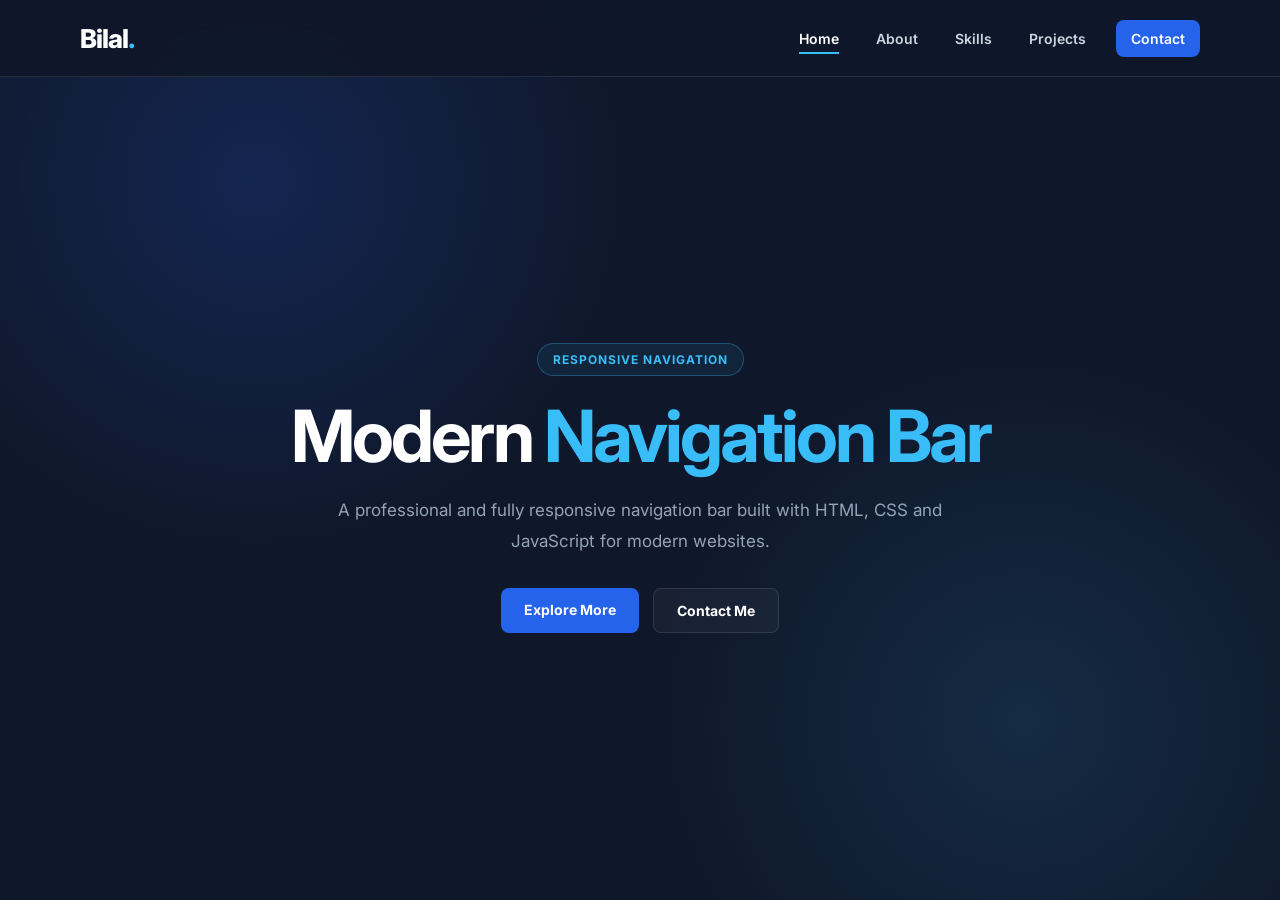
<file: index.html>
<!DOCTYPE html>
<html lang="en">
<head>
    <meta charset="UTF-8">
    <meta name="viewport" content="width=device-width, initial-scale=1.0">
    <title>Bilal | Responsive Navbar</title>
    <link rel="stylesheet" href="css/style.css">
    <link rel="preconnect" href="https://fonts.googleapis.com">
    <link rel="preconnect" href="https://fonts.gstatic.com" crossorigin>
    <link href="https://fonts.googleapis.com/css2?family=Inter:wght@400;500;600;700;800&display=swap" rel="stylesheet">
</head>
<body>

<header class="header">
    <div class="container">
        <nav class="navbar">
            <a href="index.html" class="logo">Bilal<span>.</span></a>

            <button class="menu-btn" id="menuBtn">
                <span></span>
                <span></span>
                <span></span>
            </button>

            <ul class="nav-menu" id="navMenu">
                <li><a href="index.html" class="nav-link active">Home</a></li>
                <li><a href="about.html" class="nav-link">About</a></li>
                <li><a href="skills.html" class="nav-link">Skills</a></li>
                <li><a href="projects.html" class="nav-link">Projects</a></li>
                <li><a href="contact.html" class="nav-link contact-link">Contact</a></li>
            </ul>
        </nav>
    </div>
</header>

<main class="hero">
    <div class="container">
        <div class="hero-content">
            <span class="badge">Responsive Navigation</span>

            <h1>Modern <span>Navigation Bar</span></h1>

            <p>
                A professional and fully responsive navigation bar built with
                HTML, CSS and JavaScript for modern websites.
            </p>

            <div class="hero-buttons">
                <a href="about.html" class="btn primary-btn">Explore More</a>
                <a href="contact.html" class="btn secondary-btn">Contact Me</a>
            </div>
        </div>
    </div>
</main>

<script src="js/script.js"></script>
</body>
</html>
</file>
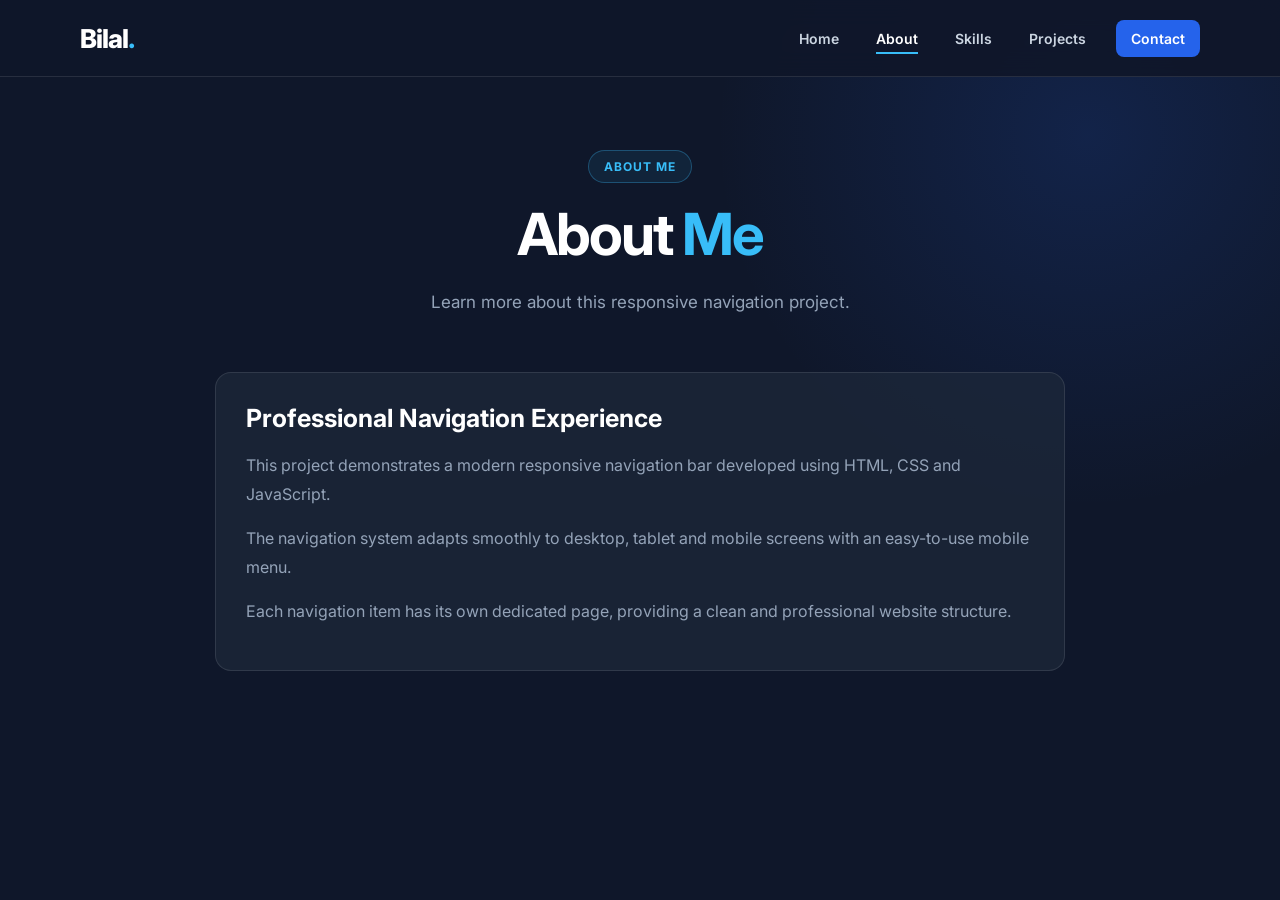
<file: about.html>
<!DOCTYPE html>
<html lang="en">
<head>
    <meta charset="UTF-8">
    <meta name="viewport" content="width=device-width, initial-scale=1.0">
    <title>About | Bilal</title>
    <link rel="stylesheet" href="css/style.css">
    <link rel="preconnect" href="https://fonts.googleapis.com">
    <link rel="preconnect" href="https://fonts.gstatic.com" crossorigin>
    <link href="https://fonts.googleapis.com/css2?family=Inter:wght@400;500;600;700;800&display=swap" rel="stylesheet">
</head>
<body>

<header class="header">
    <div class="container">
        <nav class="navbar">
            <a href="index.html" class="logo">Bilal<span>.</span></a>

            <button class="menu-btn" id="menuBtn">
                <span></span>
                <span></span>
                <span></span>
            </button>

            <ul class="nav-menu" id="navMenu">
                <li><a href="index.html" class="nav-link">Home</a></li>
                <li><a href="about.html" class="nav-link active">About</a></li>
                <li><a href="skills.html" class="nav-link">Skills</a></li>
                <li><a href="projects.html" class="nav-link">Projects</a></li>
                <li><a href="contact.html" class="nav-link contact-link">Contact</a></li>
            </ul>
        </nav>
    </div>
</header>

<main class="page-section">
    <div class="container">

        <div class="page-header">
            <span class="badge">About Me</span>
            <h1>About <span>Me</span></h1>
            <p>Learn more about this responsive navigation project.</p>
        </div>

        <div class="content-card">
            <h2>Professional Navigation Experience</h2>

            <p>
                This project demonstrates a modern responsive navigation bar
                developed using HTML, CSS and JavaScript.
            </p>

            <p>
                The navigation system adapts smoothly to desktop, tablet and
                mobile screens with an easy-to-use mobile menu.
            </p>

            <p>
                Each navigation item has its own dedicated page, providing
                a clean and professional website structure.
            </p>
        </div>

    </div>
</main>

<script src="js/script.js"></script>
</body>
</html>
</file>
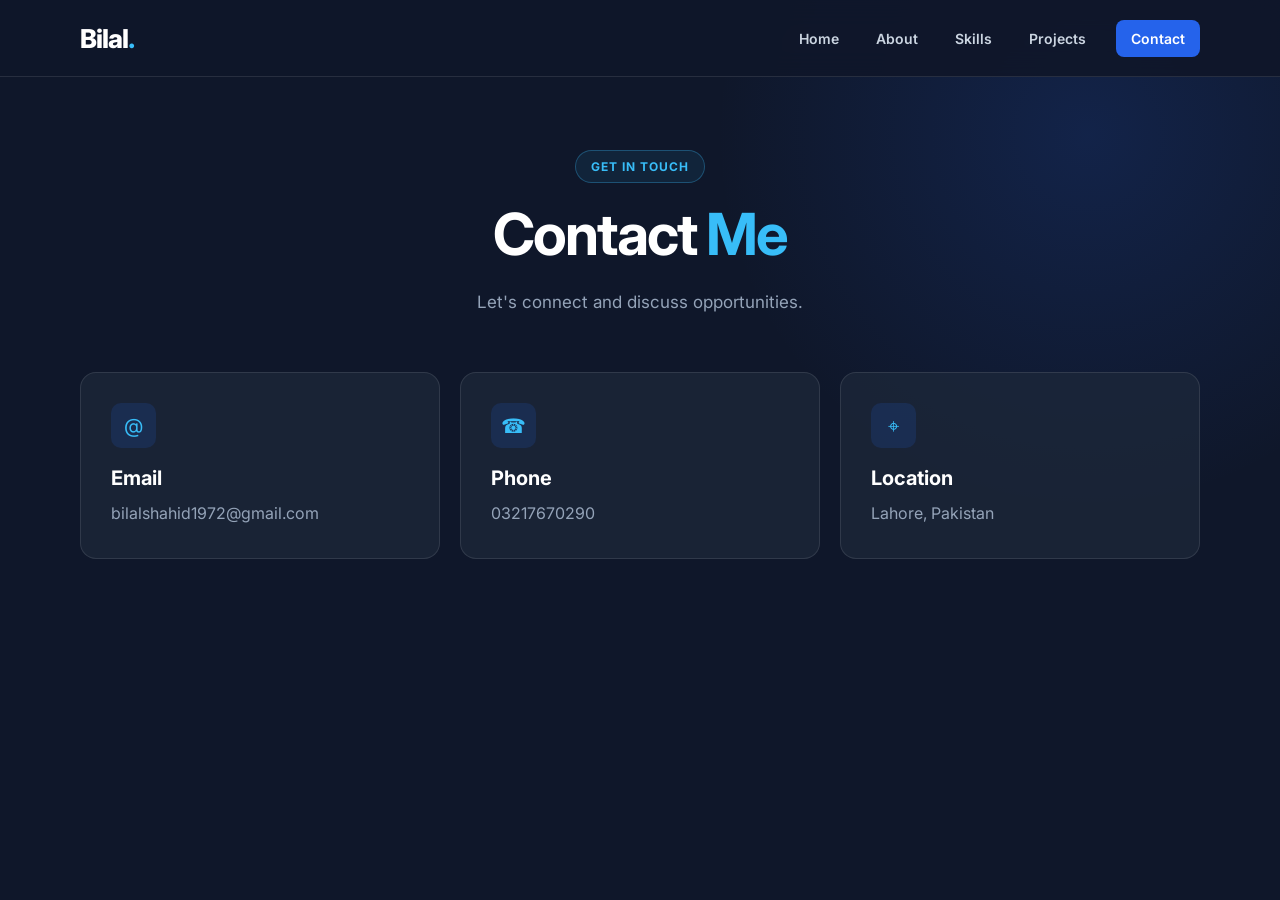
<file: contact.html>
<!DOCTYPE html>
<html lang="en">
<head>
    <meta charset="UTF-8">
    <meta name="viewport" content="width=device-width, initial-scale=1.0">
    <title>Contact | Bilal</title>
    <link rel="stylesheet" href="css/style.css">
    <link rel="preconnect" href="https://fonts.googleapis.com">
    <link rel="preconnect" href="https://fonts.gstatic.com" crossorigin>
    <link href="https://fonts.googleapis.com/css2?family=Inter:wght@400;500;600;700;800&display=swap" rel="stylesheet">
</head>
<body>

<header class="header">
    <div class="container">
        <nav class="navbar">
            <a href="index.html" class="logo">Bilal<span>.</span></a>

            <button class="menu-btn" id="menuBtn">
                <span></span>
                <span></span>
                <span></span>
            </button>

            <ul class="nav-menu" id="navMenu">
                <li><a href="index.html" class="nav-link">Home</a></li>
                <li><a href="about.html" class="nav-link">About</a></li>
                <li><a href="skills.html" class="nav-link">Skills</a></li>
                <li><a href="projects.html" class="nav-link">Projects</a></li>
                <li><a href="contact.html" class="nav-link active contact-link">Contact</a></li>
            </ul>
        </nav>
    </div>
</header>

<main class="page-section">
    <div class="container">

        <div class="page-header">
            <span class="badge">Get In Touch</span>
            <h1>Contact <span>Me</span></h1>
            <p>Let's connect and discuss opportunities.</p>
        </div>

        <div class="contact-grid">

            <div class="contact-card">
                <div class="contact-icon">@</div>
                <h3>Email</h3>
                <p>bilalshahid1972@gmail.com</p>
            </div>

            <div class="contact-card">
                <div class="contact-icon">☎</div>
                <h3>Phone</h3>
                <p>03217670290</p>
            </div>

            <div class="contact-card">
                <div class="contact-icon">⌖</div>
                <h3>Location</h3>
                <p>Lahore, Pakistan</p>
            </div>

        </div>

    </div>
</main>

<script src="js/script.js"></script>
</body>
</html>
</file>
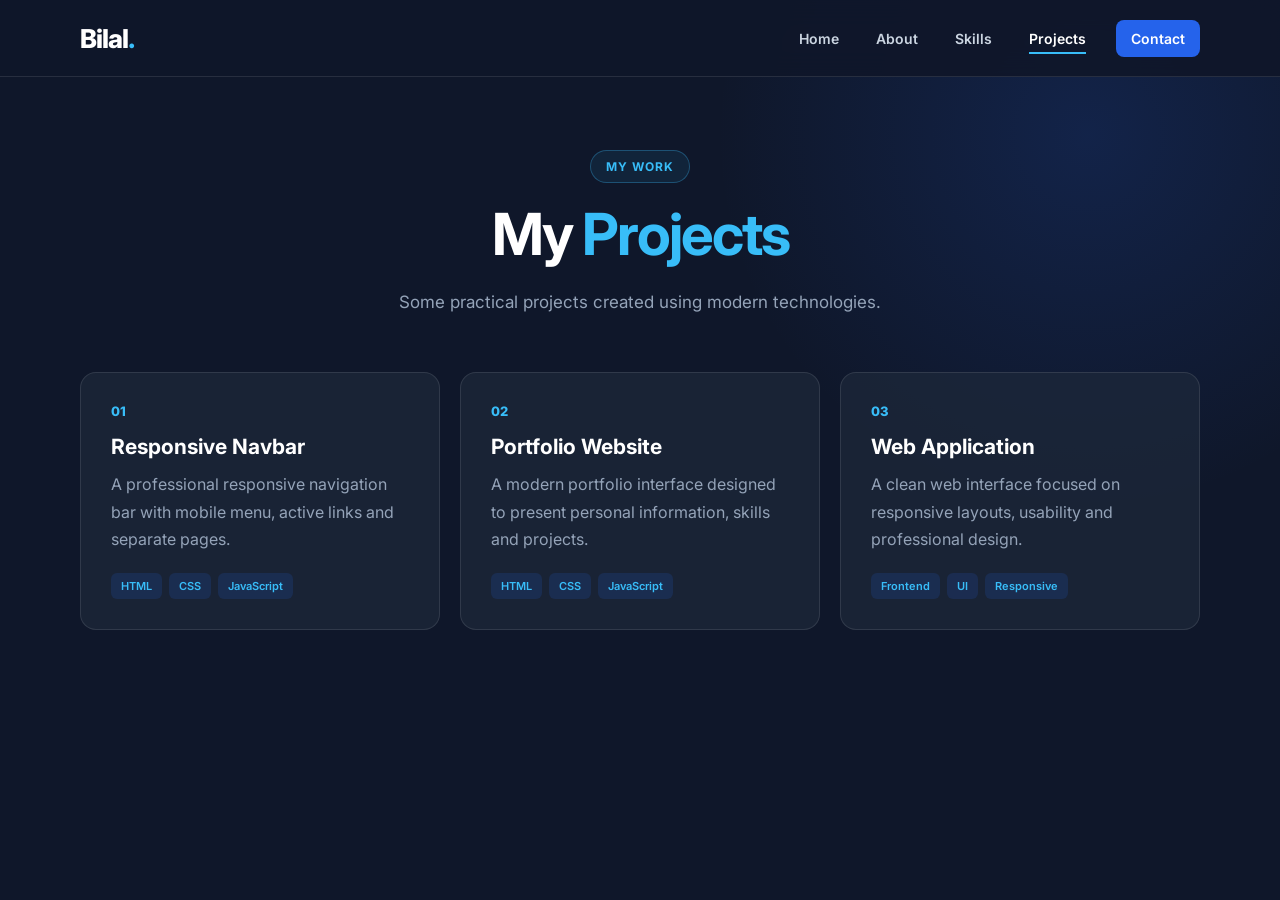
<file: projects.html>
<!DOCTYPE html>
<html lang="en">
<head>
    <meta charset="UTF-8">
    <meta name="viewport" content="width=device-width, initial-scale=1.0">
    <title>Projects | Bilal</title>
    <link rel="stylesheet" href="css/style.css">
    <link rel="preconnect" href="https://fonts.googleapis.com">
    <link rel="preconnect" href="https://fonts.gstatic.com" crossorigin>
    <link href="https://fonts.googleapis.com/css2?family=Inter:wght@400;500;600;700;800&display=swap" rel="stylesheet">
</head>
<body>

<header class="header">
    <div class="container">
        <nav class="navbar">
            <a href="index.html" class="logo">Bilal<span>.</span></a>

            <button class="menu-btn" id="menuBtn">
                <span></span>
                <span></span>
                <span></span>
            </button>

            <ul class="nav-menu" id="navMenu">
                <li><a href="index.html" class="nav-link">Home</a></li>
                <li><a href="about.html" class="nav-link">About</a></li>
                <li><a href="skills.html" class="nav-link">Skills</a></li>
                <li><a href="projects.html" class="nav-link active">Projects</a></li>
                <li><a href="contact.html" class="nav-link contact-link">Contact</a></li>
            </ul>
        </nav>
    </div>
</header>

<main class="page-section">
    <div class="container">

        <div class="page-header">
            <span class="badge">My Work</span>
            <h1>My <span>Projects</span></h1>
            <p>Some practical projects created using modern technologies.</p>
        </div>

        <div class="projects-grid">

            <div class="project-card">
                <div class="project-number">01</div>
                <h2>Responsive Navbar</h2>
                <p>
                    A professional responsive navigation bar with mobile menu,
                    active links and separate pages.
                </p>
                <div class="project-tags">
                    <span>HTML</span>
                    <span>CSS</span>
                    <span>JavaScript</span>
                </div>
            </div>

            <div class="project-card">
                <div class="project-number">02</div>
                <h2>Portfolio Website</h2>
                <p>
                    A modern portfolio interface designed to present personal
                    information, skills and projects.
                </p>
                <div class="project-tags">
                    <span>HTML</span>
                    <span>CSS</span>
                    <span>JavaScript</span>
                </div>
            </div>

            <div class="project-card">
                <div class="project-number">03</div>
                <h2>Web Application</h2>
                <p>
                    A clean web interface focused on responsive layouts,
                    usability and professional design.
                </p>
                <div class="project-tags">
                    <span>Frontend</span>
                    <span>UI</span>
                    <span>Responsive</span>
                </div>
            </div>

        </div>

    </div>
</main>

<script src="js/script.js"></script>
</body>
</html>
</file>
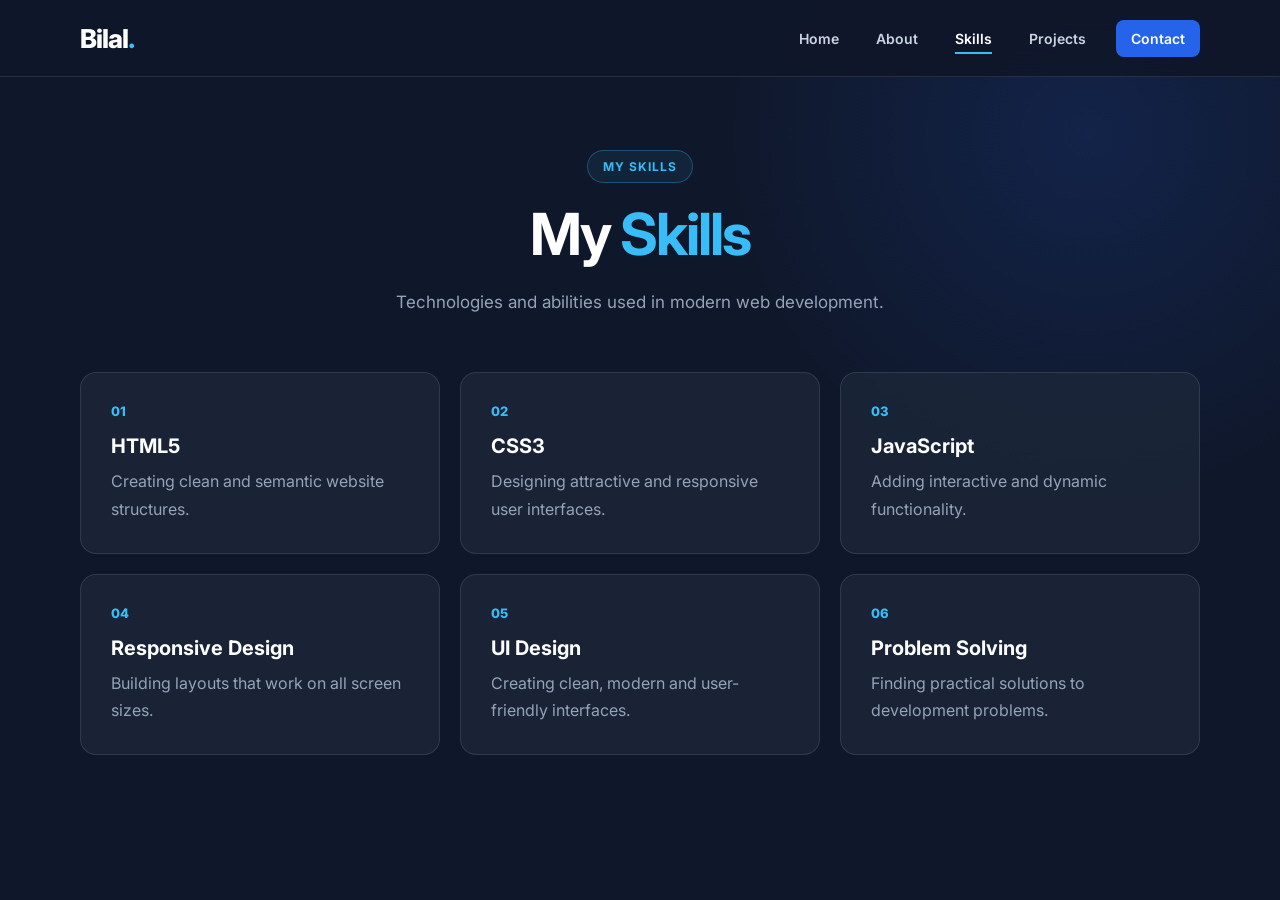
<file: skills.html>
<!DOCTYPE html>
<html lang="en">
<head>
    <meta charset="UTF-8">
    <meta name="viewport" content="width=device-width, initial-scale=1.0">
    <title>Skills | Bilal</title>
    <link rel="stylesheet" href="css/style.css">
    <link rel="preconnect" href="https://fonts.googleapis.com">
    <link rel="preconnect" href="https://fonts.gstatic.com" crossorigin>
    <link href="https://fonts.googleapis.com/css2?family=Inter:wght@400;500;600;700;800&display=swap" rel="stylesheet">
</head>
<body>

<header class="header">
    <div class="container">
        <nav class="navbar">
            <a href="index.html" class="logo">Bilal<span>.</span></a>

            <button class="menu-btn" id="menuBtn">
                <span></span>
                <span></span>
                <span></span>
            </button>

            <ul class="nav-menu" id="navMenu">
                <li><a href="index.html" class="nav-link">Home</a></li>
                <li><a href="about.html" class="nav-link">About</a></li>
                <li><a href="skills.html" class="nav-link active">Skills</a></li>
                <li><a href="projects.html" class="nav-link">Projects</a></li>
                <li><a href="contact.html" class="nav-link contact-link">Contact</a></li>
            </ul>
        </nav>
    </div>
</header>

<main class="page-section">
    <div class="container">

        <div class="page-header">
            <span class="badge">My Skills</span>
            <h1>My <span>Skills</span></h1>
            <p>Technologies and abilities used in modern web development.</p>
        </div>

        <div class="skills-grid">

            <div class="skill-card">
                <div class="skill-number">01</div>
                <h3>HTML5</h3>
                <p>Creating clean and semantic website structures.</p>
            </div>

            <div class="skill-card">
                <div class="skill-number">02</div>
                <h3>CSS3</h3>
                <p>Designing attractive and responsive user interfaces.</p>
            </div>

            <div class="skill-card">
                <div class="skill-number">03</div>
                <h3>JavaScript</h3>
                <p>Adding interactive and dynamic functionality.</p>
            </div>

            <div class="skill-card">
                <div class="skill-number">04</div>
                <h3>Responsive Design</h3>
                <p>Building layouts that work on all screen sizes.</p>
            </div>

            <div class="skill-card">
                <div class="skill-number">05</div>
                <h3>UI Design</h3>
                <p>Creating clean, modern and user-friendly interfaces.</p>
            </div>

            <div class="skill-card">
                <div class="skill-number">06</div>
                <h3>Problem Solving</h3>
                <p>Finding practical solutions to development problems.</p>
            </div>

        </div>

    </div>
</main>

<script src="js/script.js"></script>
</body>
</html>
</file>
<file: css/style.css>
* {
    margin: 0;
    padding: 0;
    box-sizing: border-box;
}

:root {
    --primary: #2563eb;
    --primary-light: #38bdf8;
    --dark: #0f172a;
    --dark-light: #111827;
    --card: #1e293b;
    --white: #ffffff;
    --text: #cbd5e1;
    --muted: #94a3b8;
    --border: rgba(255, 255, 255, 0.1);
}

html {
    scroll-behavior: smooth;
}

body {
    font-family: "Inter", sans-serif;
    background: var(--dark);
    color: var(--white);
    min-height: 100vh;
}

a {
    text-decoration: none;
    color: inherit;
}

ul {
    list-style: none;
}

.container {
    width: min(1120px, 92%);
    margin: auto;
}

.header {
    position: fixed;
    top: 0;
    left: 0;
    width: 100%;
    z-index: 1000;
    background: rgba(15, 23, 42, 0.94);
    backdrop-filter: blur(14px);
    border-bottom: 1px solid var(--border);
}

.navbar {
    height: 76px;
    display: flex;
    align-items: center;
    justify-content: space-between;
}

.logo {
    font-size: 26px;
    font-weight: 800;
    letter-spacing: -1px;
}

.logo span {
    color: var(--primary-light);
}

.nav-menu {
    display: flex;
    align-items: center;
    gap: 7px;
}

.nav-link {
    position: relative;
    display: block;
    padding: 10px 15px;
    color: var(--text);
    font-size: 14px;
    font-weight: 600;
    transition: 0.3s ease;
}

.nav-link:hover,
.nav-link.active {
    color: var(--white);
}

.nav-link::after {
    content: "";
    position: absolute;
    left: 15px;
    right: 15px;
    bottom: 3px;
    height: 2px;
    background: var(--primary-light);
    transform: scaleX(0);
    transition: 0.3s ease;
}

.nav-link:hover::after,
.nav-link.active::after {
    transform: scaleX(1);
}

.contact-link {
    background: var(--primary);
    color: var(--white);
    border-radius: 8px;
    margin-left: 8px;
}

.contact-link::after {
    display: none;
}

.contact-link:hover {
    background: #1d4ed8;
    transform: translateY(-2px);
}

.menu-btn {
    display: none;
    width: 42px;
    height: 42px;
    border: 1px solid var(--border);
    border-radius: 8px;
    background: transparent;
    cursor: pointer;
    padding: 9px;
}

.menu-btn span {
    display: block;
    width: 100%;
    height: 2px;
    margin: 5px 0;
    background: var(--white);
    transition: 0.3s ease;
}

.hero {
    min-height: 100vh;
    display: flex;
    align-items: center;
    text-align: center;
    padding-top: 76px;
    background:
        radial-gradient(circle at 20% 20%, rgba(37, 99, 235, 0.2), transparent 30%),
        radial-gradient(circle at 80% 80%, rgba(56, 189, 248, 0.12), transparent 30%);
}

.hero-content {
    max-width: 800px;
    margin: auto;
}

.badge {
    display: inline-block;
    padding: 8px 15px;
    margin-bottom: 20px;
    border: 1px solid rgba(56, 189, 248, 0.3);
    border-radius: 50px;
    color: var(--primary-light);
    background: rgba(56, 189, 248, 0.08);
    font-size: 12px;
    font-weight: 700;
    text-transform: uppercase;
    letter-spacing: 1px;
}

.hero h1,
.page-header h1 {
    font-size: clamp(42px, 7vw, 72px);
    line-height: 1.1;
    letter-spacing: -3px;
    margin-bottom: 20px;
}

.hero h1 span,
.page-header h1 span {
    color: var(--primary-light);
}

.hero p,
.page-header p {
    max-width: 650px;
    margin: auto;
    color: var(--muted);
    font-size: 17px;
    line-height: 1.8;
}

.hero-buttons {
    display: flex;
    justify-content: center;
    gap: 14px;
    margin-top: 32px;
}

.btn {
    padding: 13px 23px;
    border-radius: 8px;
    font-size: 14px;
    font-weight: 700;
    transition: 0.3s ease;
}

.primary-btn {
    background: var(--primary);
}

.primary-btn:hover {
    background: #1d4ed8;
    transform: translateY(-3px);
}

.secondary-btn {
    border: 1px solid var(--border);
    background: rgba(255, 255, 255, 0.04);
}

.secondary-btn:hover {
    background: rgba(255, 255, 255, 0.1);
    transform: translateY(-3px);
}

.page-section {
    min-height: 100vh;
    padding: 150px 0 80px;
    background:
        radial-gradient(circle at 85% 15%, rgba(37, 99, 235, 0.16), transparent 28%),
        var(--dark);
}

.page-header {
    text-align: center;
    margin-bottom: 55px;
}

.page-header h1 {
    font-size: clamp(38px, 6vw, 58px);
    letter-spacing: -2px;
}

.content-card,
.skill-card,
.project-card,
.contact-card {
    background: rgba(30, 41, 59, 0.72);
    border: 1px solid var(--border);
    border-radius: 16px;
    padding: 30px;
    transition: 0.3s ease;
}

.content-card {
    max-width: 850px;
    margin: auto;
}

.content-card:hover,
.skill-card:hover,
.project-card:hover,
.contact-card:hover {
    transform: translateY(-6px);
    border-color: rgba(56, 189, 248, 0.35);
}

.content-card h2 {
    margin-bottom: 18px;
    font-size: 25px;
}

.content-card p {
    color: var(--muted);
    line-height: 1.8;
    margin-bottom: 15px;
}

.skills-grid,
.projects-grid,
.contact-grid {
    display: grid;
    grid-template-columns: repeat(3, 1fr);
    gap: 20px;
}

.skill-number,
.project-number {
    color: var(--primary-light);
    font-size: 13px;
    font-weight: 800;
    margin-bottom: 15px;
}

.skill-card h3,
.contact-card h3 {
    color: var(--white);
    margin-bottom: 10px;
    font-size: 20px;
}

.skill-card p,
.contact-card p,
.project-card p {
    color: var(--muted);
    line-height: 1.7;
}

.project-card h2 {
    margin-bottom: 12px;
    font-size: 21px;
}

.project-tags {
    display: flex;
    flex-wrap: wrap;
    gap: 7px;
    margin-top: 20px;
}

.project-tags span {
    padding: 6px 10px;
    border-radius: 6px;
    background: rgba(37, 99, 235, 0.15);
    color: var(--primary-light);
    font-size: 11px;
    font-weight: 600;
}

.contact-icon {
    width: 45px;
    height: 45px;
    display: flex;
    align-items: center;
    justify-content: center;
    margin-bottom: 18px;
    border-radius: 10px;
    background: rgba(37, 99, 235, 0.15);
    color: var(--primary-light);
    font-size: 20px;
}

@media (max-width: 768px) {
    .navbar {
        height: 68px;
    }

    .menu-btn {
        display: block;
    }

    .nav-menu {
        position: absolute;
        top: 68px;
        left: 4%;
        right: 4%;
        display: flex;
        flex-direction: column;
        align-items: stretch;
        gap: 5px;
        padding: 15px;
        background: rgba(17, 24, 39, 0.98);
        border: 1px solid var(--border);
        border-radius: 12px;
        opacity: 0;
        visibility: hidden;
        transform: translateY(-15px);
        transition: 0.3s ease;
    }

    .nav-menu.show {
        opacity: 1;
        visibility: visible;
        transform: translateY(0);
    }

    .nav-link {
        padding: 13px 15px;
        border-radius: 7px;
    }

    .nav-link:hover,
    .nav-link.active {
        background: rgba(37, 99, 235, 0.12);
    }

    .nav-link::after {
        display: none;
    }

    .contact-link {
        margin-left: 0;
        margin-top: 5px;
        text-align: center;
    }

    .skills-grid,
    .projects-grid,
    .contact-grid {
        grid-template-columns: 1fr;
    }
}

@media (max-width: 480px) {
    .hero-buttons {
        flex-direction: column;
        width: 100%;
        max-width: 280px;
        margin: 28px auto 0;
    }

    .btn {
        text-align: center;
    }

    .page-section {
        padding-top: 125px;
    }

    .content-card,
    .skill-card,
    .project-card,
    .contact-card {
        padding: 23px;
    }
}
</file>
